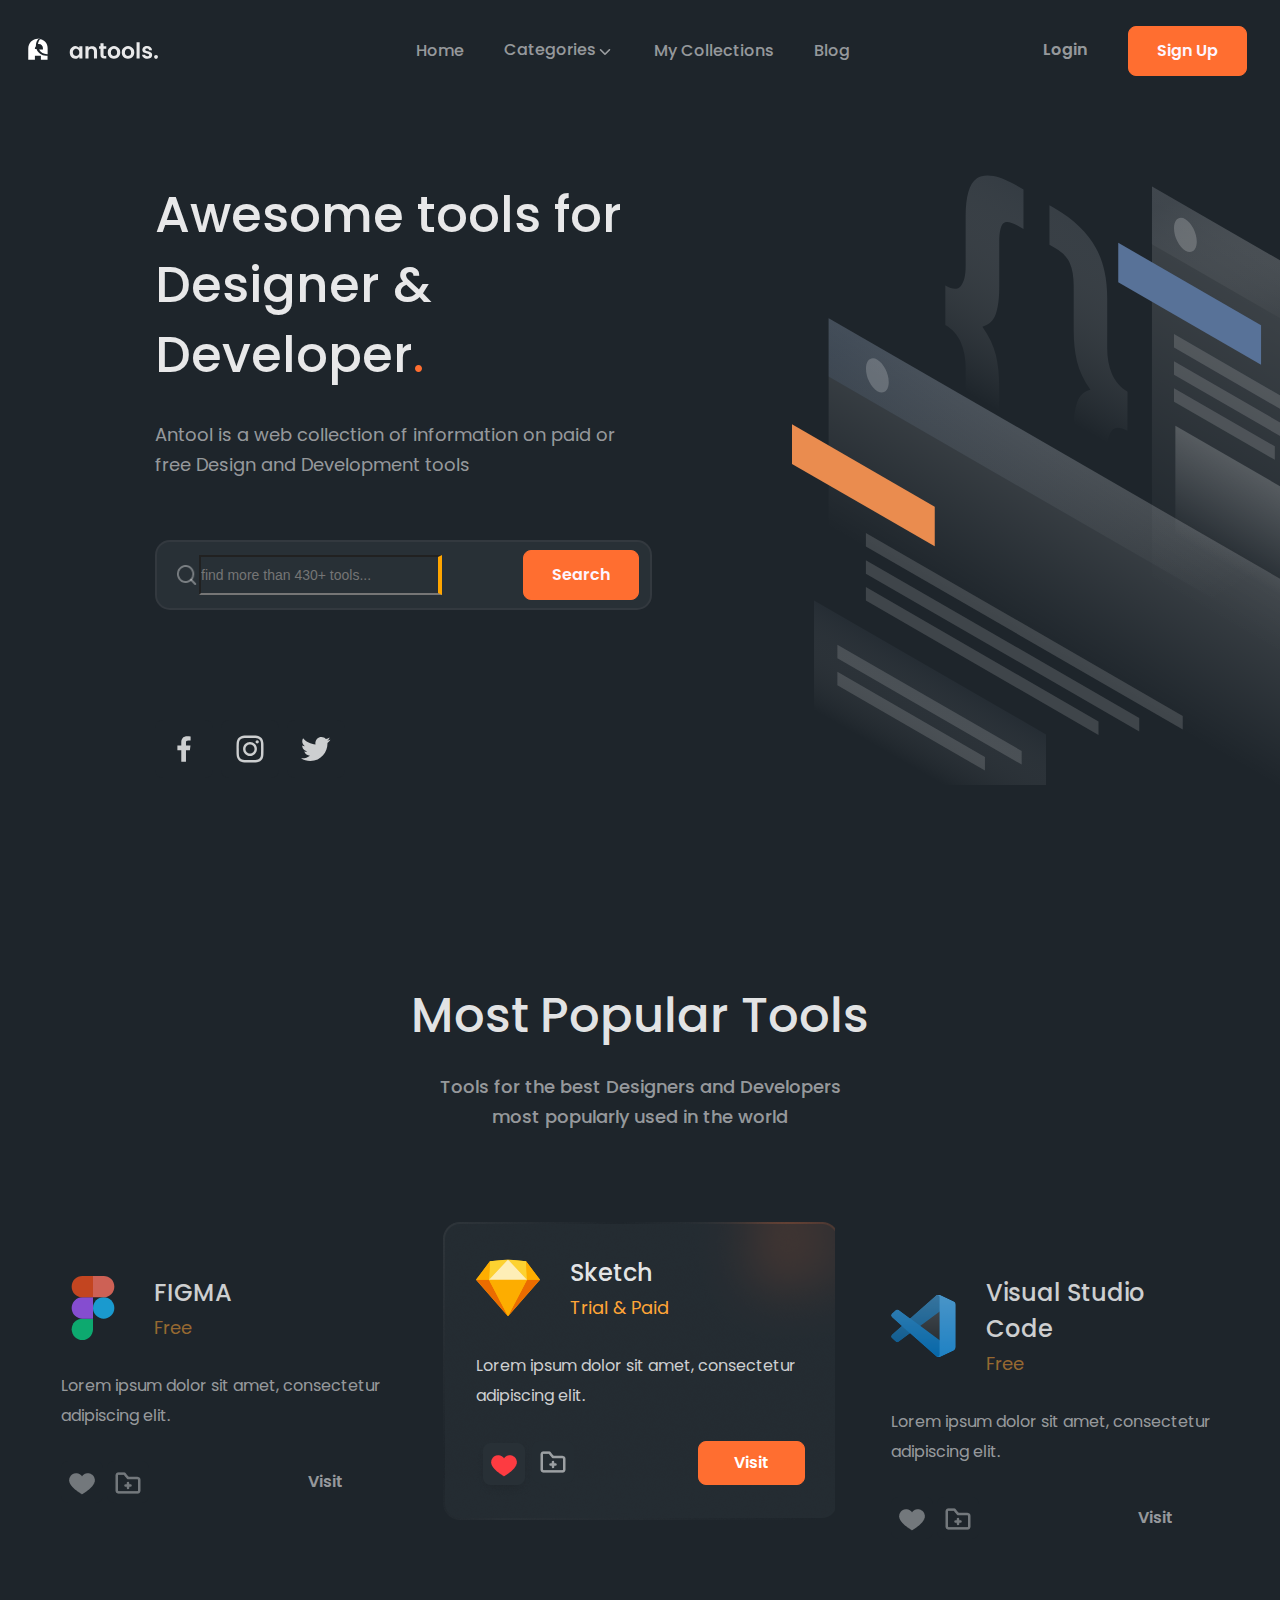
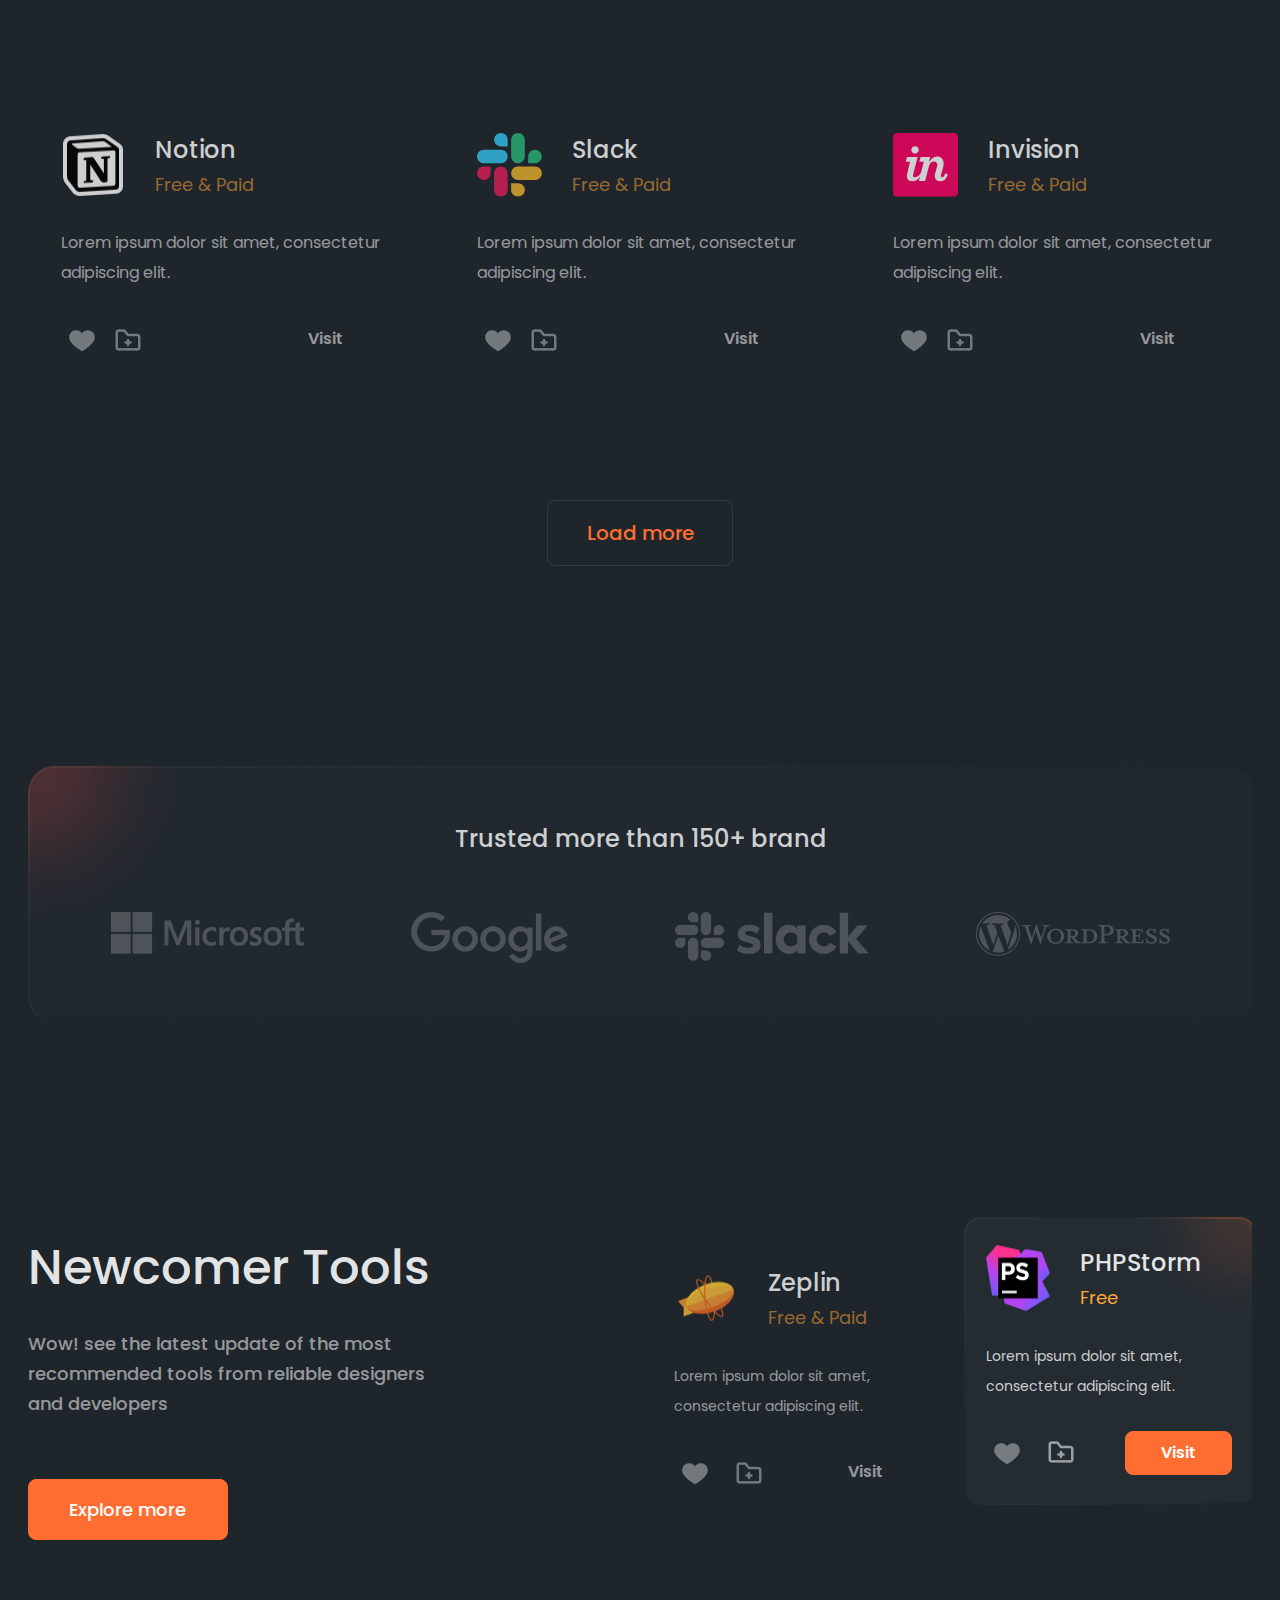
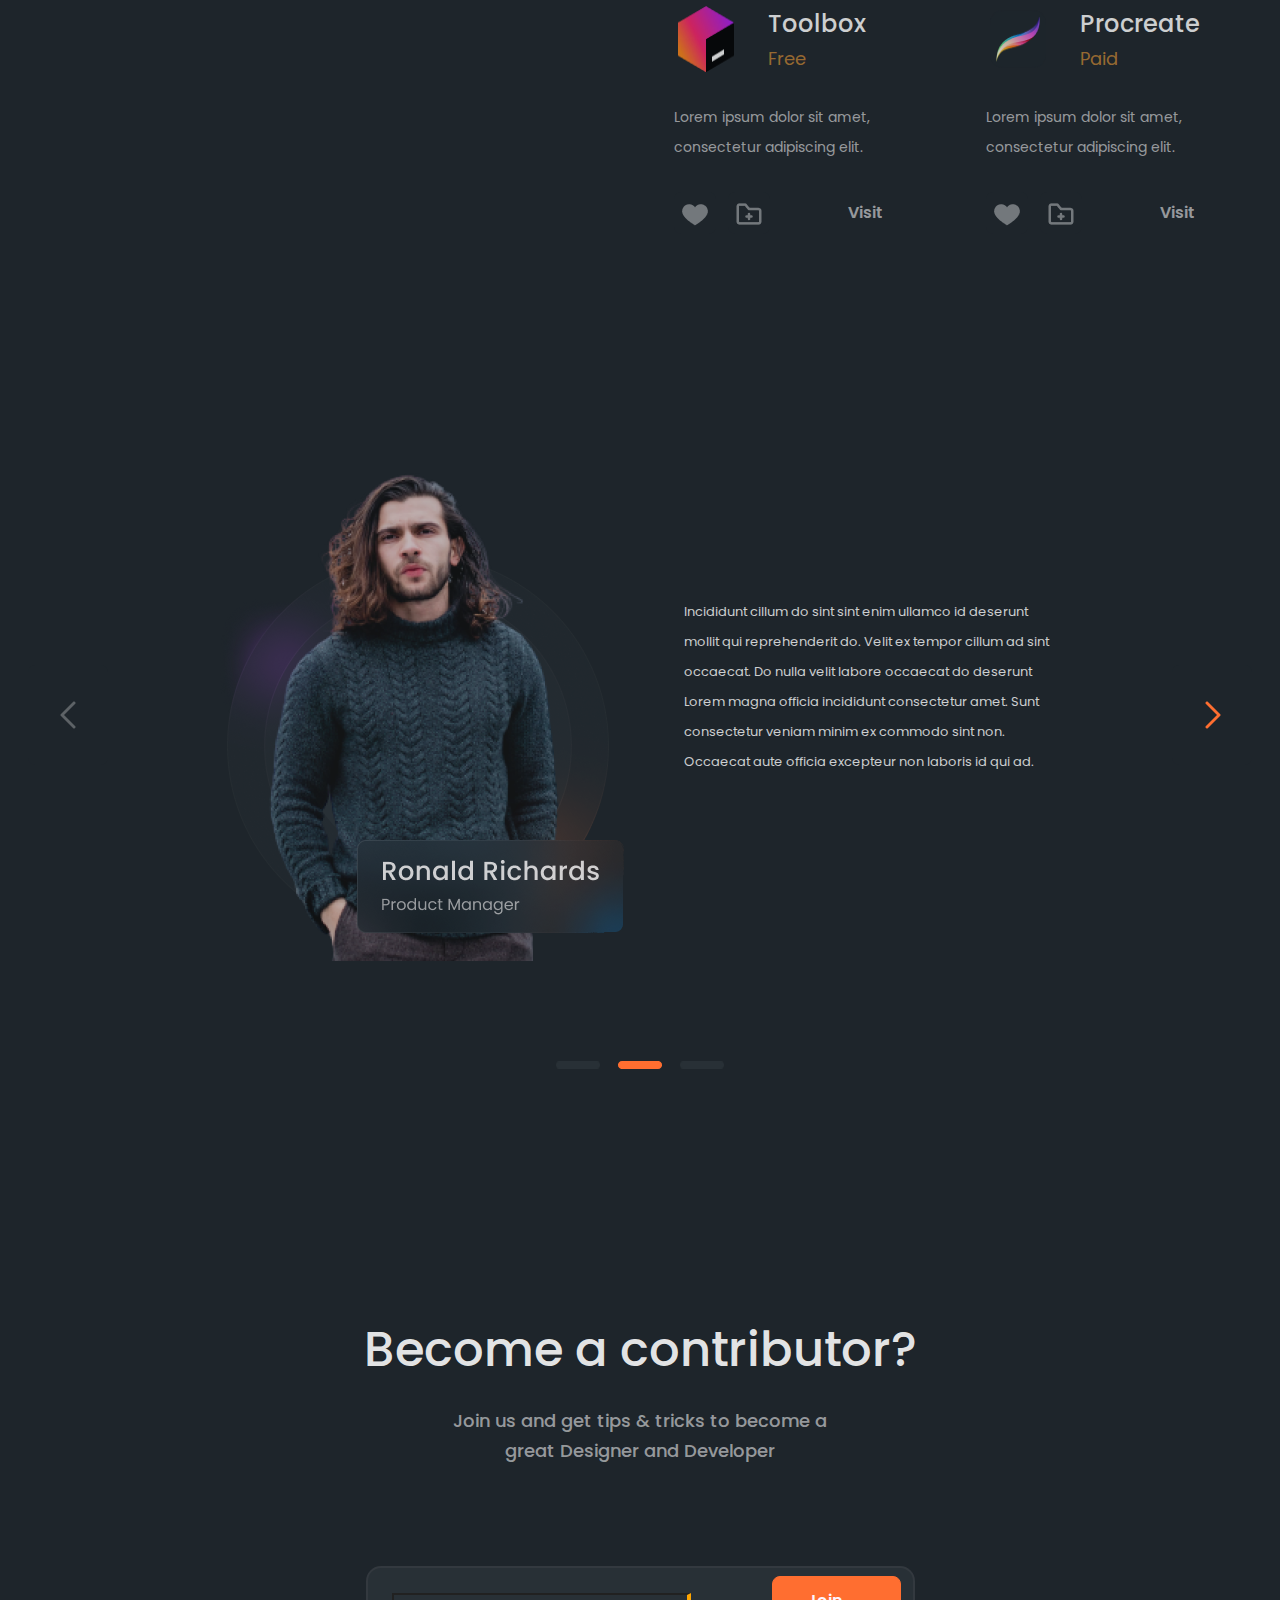
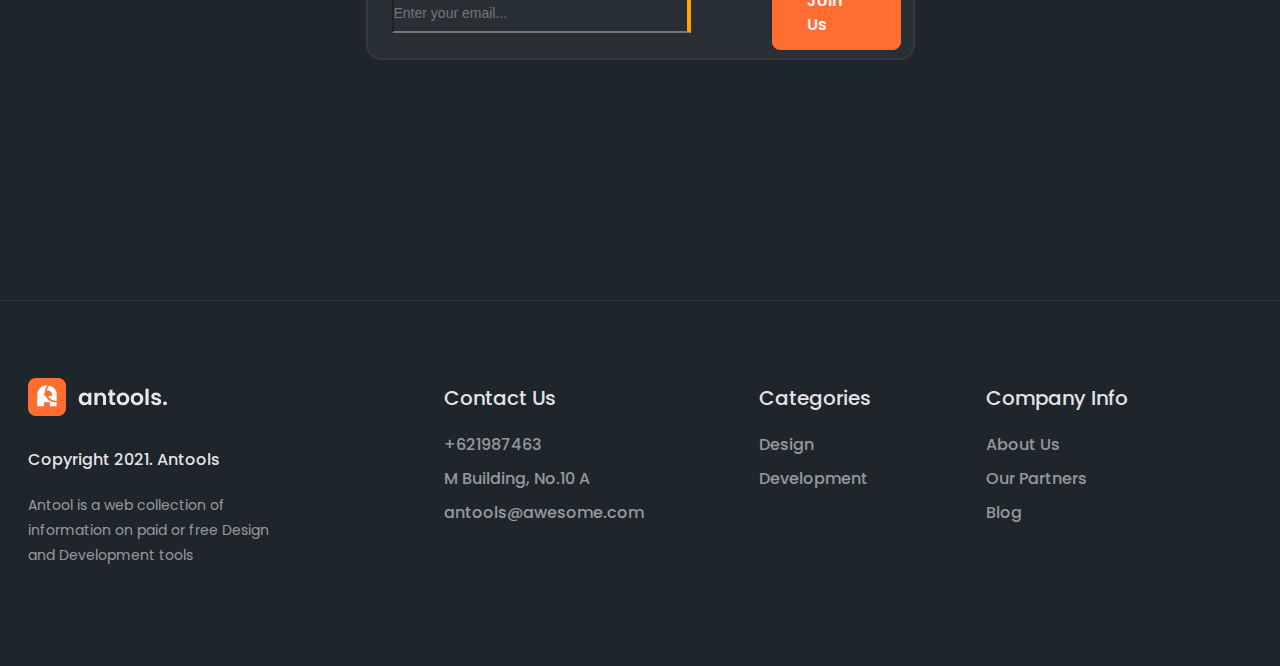
<file: index.html>
<!DOCTYPE html>
<html lang="en">

<head>
    <meta charset="UTF-8">
    <meta name="viewport" content="width=device-width, initial-scale=1.0">
    <title>antools</title>
    <link rel="stylesheet" href="./style.css">
</head>

<body>
    <header>
        <div class="container">
            <div class="header-wrap flex">
                <img src="./images/antools logo.svg" alt="logo">
                <nav>
                    <ul class="nav-header flex">
                        <li><a href="#" class="text-header">Home</a></li>
                        <div class="par-header-wrap flex">
                            <a href="#" class="text-header">Categories</a>
                            <div class="chevron-down-wrap">
                                <img src="./images/chevron-down.png" alt="chevron-down" class="chevron-down">
                            </div>
                        </div>
                        <li><a href="#" class="text-header">My Collections</a></li>
                        <li><a href="#" class="text-header">Blog</a></li>
                    </ul>
                </nav>
                <div class="btn-wrap flex">
                    <a href="./login.html" class="login">Login</a>
                    <a href="#" class="flex btn banner-header">Sign Up</a>
                </div>
            </div>
        </div>
    </header>
    <section class="section1">
        <div class="section1-wrap flex">
            <div class="container">
                <div class="text-section1">
                    <h1>Awesome tools for Designer & Developer<span class="span-sectio1">.</span></h1>
                    <p>Antool is a web collection of information on paid or free Design and Development tools</p>
                </div>
                <div class="bn-section1-wrap">
                    <div class="btn-text-wrap flex">
                        <img src="./images/search.png" alt="search" class="search">
                        <input type="text" id="name" placeholder="find more than 430+ tools..." class="type-text em1">
                        <a href="#" class="flex btn banner-header">Search</a>
                    </div>
                </div>
                <div class="img-wrap flex">
                    <a href="#"><img src="./images/facebook.svg" alt="facebook"></a>
                    <a href="#"><img src="./images/instagram.svg" alt="instagram"></a>
                    <a href="#"><img src="./images/twiter.svg" alt="twiter"></a>
                </div>
            </div>
            <img src="./images/img-section1.svg" alt="img1" class="img-section1">
        </div>
        </div>
    </section>
    <section class="section2">
        <div class="container">
            <div class="section2-wrap">
                <div class="text-section2">
                    <h1>Most Popular Tools</h1>
                    <p>Tools for the best Designers and Developers most popularly used in the world</p>
                </div>
                <div class="block1-wrap flex">
                    <div class="par1">
                        <div class="par1-wrap">
                            <div class="p1 flex">
                                <img src="./images/grommet-icons_figma.svg" alt="figma">
                                <div class="p1-text">
                                    <h3>FIGMA</h3>
                                    <p>Free</p>
                                </div>
                            </div>
                            <p class="p1-2">Lorem ipsum dolor sit amet, consectetur adipiscing elit.</p>
                            <div class="ra1 flex">
                                <div class="img-p1-wrap">
                                    <a href="#"><img src="./images/el1.png" alt="el1"></a>
                                    <a href="#"><img src="./images/el2.png" alt="el2"></a>
                                </div>
                                <div class="btn-ra1">
                                    <a href="#" class="flex btn2 banner2-section2">Visit</a>
                                </div>
                            </div>
                        </div>
                    </div>
                    <div class="par2">
                        <div class="par1-wrap">
                            <div class="p1 flex">
                                <img src="./images/logos_sketch.svg" alt="Sketch">
                                <div class="p2-text">
                                    <h3>Sketch</h3>
                                    <p>Trial & Paid</p>
                                </div>
                            </div>
                            <p class="p2-2">Lorem ipsum dolor sit amet, consectetur adipiscing elit.</p>
                            <div class="ra1 flex">
                                <div class="img-p1-wrap flex">
                                    <a href="#"><img src="./images/el1(2).png" alt="el1"></a>
                                    <a href="#"><img src="./images/el2(2).png" alt="el2"></a>
                                </div>
                                <div class="btn-ra1">
                                    <a href="#" class="flex btn2 banner-section2">Visit</a>
                                </div>
                            </div>
                        </div>
                    </div>
                    <div class="par1">
                        <div class="par1-wrap">
                            <div class="p1 flex">
                                <img src="./images/logos_visual-studio-code.svg" alt="visual-studio">
                                <div class="p3-text">
                                    <h3>Visual Studio Code</h3>
                                    <p>Free</p>
                                </div>
                            </div>
                            <p class="p1-2">Lorem ipsum dolor sit amet, consectetur adipiscing elit.</p>
                            <div class="ra1 flex">
                                <div class="img-p1-wrap">
                                    <a href="#"><img src="./images/el1.png" alt="el1"></a>
                                    <a href="#"><img src="./images/el2.png" alt="el2"></a>
                                </div>
                                <div class="btn-ra1">
                                    <a href="#" class="flex btn2 banner2-section2">Visit</a>
                                </div>
                            </div>
                        </div>
                    </div>
                </div>
                <div class="block2-wrap flex">
                    <div class="par1">
                        <div class="par1-wrap">
                            <div class="p1 flex">
                                <img src="./images/notion.png" alt="notion">
                                <div class="p3-text">
                                    <h3>Notion</h3>
                                    <p>Free & Paid</p>
                                </div>
                            </div>
                            <p class="p1-2">Lorem ipsum dolor sit amet, consectetur adipiscing elit.</p>
                            <div class="ra1 flex">
                                <div class="img-p1-wrap">
                                    <a href="#"><img src="./images/el1.png" alt="el1"></a>
                                    <a href="#"><img src="./images/el2.png" alt="el2"></a>
                                </div>
                                <div class="btn-ra1">
                                    <a href="#" class="flex btn2 banner2-section2">Visit</a>
                                </div>
                            </div>
                        </div>
                    </div>
                    <div class="par1">
                        <div class="par1-wrap">
                            <div class="p1 flex">
                                <img src="./images/grommet-icons_slack.svg" alt="slack">
                                <div class="p3-text">
                                    <h3>Slack</h3>
                                    <p>Free & Paid</p>
                                </div>
                            </div>
                            <p class="p1-2">Lorem ipsum dolor sit amet, consectetur adipiscing elit.</p>
                            <div class="ra1 flex">
                                <div class="img-p1-wrap">
                                    <a href="#"><img src="./images/el1.png" alt="el1"></a>
                                    <a href="#"><img src="./images/el2.png" alt="el2"></a>
                                </div>
                                <div class="btn-ra1">
                                    <a href="#" class="flex btn2 banner2-section2">Visit</a>
                                </div>
                            </div>
                        </div>
                    </div>
                    <div class="par1">
                        <div class="par1-wrap">
                            <div class="p1 flex">
                                <img src="./images/logos_invision-icon.svg" alt="Invision">
                                <div class="p3-text">
                                    <h3>Invision</h3>
                                    <p>Free & Paid</p>
                                </div>
                            </div>
                            <p class="p1-2">Lorem ipsum dolor sit amet, consectetur adipiscing elit.</p>
                            <div class="ra1 flex">
                                <div class="img-p1-wrap">
                                    <a href="#"><img src="./images/el1.png" alt="el1"></a>
                                    <a href="#"><img src="./images/el2.png" alt="el2"></a>
                                </div>
                                <div class="btn-ra1">
                                    <a href="#" class="flex btn2 banner2-section2">Visit</a>
                                </div>
                            </div>
                        </div>
                    </div>
                </div>
                <a href="#" class="flex btn3 banner3-section2">Load more</a>
            </div>
        </div>
    </section>
    <section class="section3">
        <div class="container">
            <div class="section3-wrap">
                <div class="text-section3">
                    <p>Trusted more than 150+ brand</p>
                    <div class="img-section3 flex">
                        <img src="./images/logos_microsoft.png" alt="microsoft" class="img1-section3">
                        <img src="./images/logos_google.png" alt="google" class="img2-section3">
                        <img src="./images/logos_slack.png" alt="slack" class="img3-section3">
                        <img src="./images/logos_wordpress.png" alt="wordpress" class="img4-section3">
                    </div>
                </div>
            </div>
        </div>
    </section>
    <section class="section4">
        <div class="container">
            <div class="section4-wrap flex">
                <div class="block1">
                    <h1>Newcomer Tools</h1>
                    <p>Wow! see the latest update of the most recommended tools from reliable designers and developers
                    </p>
                    <a href="#" class="flex btn4 banner-section4">Explore more</a>
                </div>
                <div class="block2">
                    <div class="block2-r1 flex">
                        <div class="par1-section4">
                            <div class="par1-wrap-section4">
                                <div class="p1-section4 flex">
                                    <img src="./images/zeplin.png" alt="zeplin">
                                    <div class="p3-text">
                                        <h3>Zeplin</h3>
                                        <p>Free & Paid</p>
                                    </div>
                                </div>
                                <p class="p1-2-section4">Lorem ipsum dolor sit amet, consectetur adipiscing elit.</p>
                                <div class="ra1 flex">
                                    <div class="img-p1-wrap-section4 flex">
                                        <a href="#"><img src="./images/el1.png" alt="el1" class="img-p1-section4"></a>
                                        <a href="#"><img src="./images/el2.png" alt="el2" class="img-p1-section4"></a>
                                    </div>
                                    <div class="btn-ra1-section4">
                                        <a href="#" class="flex btn2 banner2-section4">Visit</a>
                                    </div>
                                </div>
                            </div>
                        </div>
                        <div class="par2-section4">
                            <div class="par1-wrap-section4">
                                <div class="p1-section4 flex">
                                    <img src="./images/jb_phpstorm.png" alt="jb_phpstorm">
                                    <div class="p3-text-section4">
                                        <h3>PHPStorm</h3>
                                        <p>Free</p>
                                    </div>
                                </div>
                                <p class="p1-2-2-section4">Lorem ipsum dolor sit amet, consectetur adipiscing elit.</p>
                                <div class="ra1 flex">
                                    <div class="img-p1-wrap-section4 flex">
                                        <a href="#"><img src="./images/el3.png" alt="el1" class="img-p1-section4"></a>
                                        <a href="#"><img src="./images/el2(2).png" alt="el2"
                                                class="img-p1-section4"></a>
                                    </div>
                                    <div class="btn-ra1-section4">
                                        <a href="#" class="flex btn2 banner3-section4">Visit</a>
                                    </div>
                                </div>
                            </div>
                        </div>
                    </div>
                    <div class="block2-r1 flex">
                        <div class="par3-section4">
                            <div class="par1-wrap-section4">
                                <div class="p1-section4 flex">
                                    <img src="./images/jb_toolbox_app.png" alt="toolbox">
                                    <div class="p3-text">
                                        <h3>Toolbox</h3>
                                        <p>Free</p>
                                    </div>
                                </div>
                                <p class="p1-2-section4">Lorem ipsum dolor sit amet, consectetur adipiscing elit.</p>
                                <div class="ra1 flex">
                                    <div class="img-p1-wrap-section4 flex">
                                        <a href="#"><img src="./images/el1.png" alt="el1" class="img-p1-section4"></a>
                                        <a href="#"><img src="./images/el2.png" alt="el2" class="img-p1-section4"></a>
                                    </div>
                                    <div class="btn-ra1-section4">
                                        <a href="#" class="flex btn2 banner2-section4">Visit</a>
                                    </div>
                                </div>
                            </div>
                        </div>
                        <div class="par3-section4">
                            <div class="par1-wrap-section4">
                                <div class="p1-section4 flex">
                                    <img src="./images/procreate.png" alt="procreate">
                                    <div class="p3-text">
                                        <h3>Procreate</h3>
                                        <p>Paid</p>
                                    </div>
                                </div>
                                <p class="p1-2-section4">Lorem ipsum dolor sit amet, consectetur adipiscing elit.</p>
                                <div class="ra1 flex">
                                    <div class="img-p1-wrap-section4 flex">
                                        <a href="#"><img src="./images/el1.png" alt="el1" class="img-p1-section4"></a>
                                        <a href="#"><img src="./images/el2.png" alt="el2" class="img-p1-section4"></a>
                                    </div>
                                    <div class="btn-ra1-section4">
                                        <a href="#" class="flex btn2 banner2-section4">Visit</a>
                                    </div>
                                </div>
                            </div>
                        </div>
                    </div>
                </div>
            </div>
        </div>
    </section>
    <section class="section5">
        <div class="container">
            <div class="section5-wrap flex">
                <a href="#" class="a-par"><img src="./images/Стрілка_1.png" alt="arrow1"></a>
                <div class="section4-par flex">
                    <img src="./images/image1_section4.png" alt="img1">
                    <p>Incididunt cillum do sint sint enim ullamco id deserunt mollit qui reprehenderit do. Velit ex
                        tempor cillum ad sint occaecat. Do nulla velit labore occaecat do deserunt Lorem magna officia
                        incididunt consectetur amet. Sunt consectetur veniam minim ex commodo sint non. Occaecat aute
                        officia excepteur non laboris id qui ad.</p>
                </div>
                <a href="#" class="a-par"><img src="./images/Стрілка_2.png" alt="arrow2"></a>
            </div>
            <div class="line flex">
                <img src="./images/line.png" alt="line">
                <img src="./images/line2.png" alt="line2">
                <img src="./images/line.png" alt="line">
            </div>
        </div>
    </section>
    <section class="section6">
        <div class="container">
            <div class="section6-wrap">
                <div class="text-section6">
                    <h1>Become a contributor?</h1>
                    <p>Join us and get tips & tricks to become a great Designer and Developer</p>
                </div>
                <div class="bn-section6-wrap">
                    <div class="btn-text2-wrap flex">
                        <input type="text" id="name" placeholder="Enter your email..." class="type-text em1">
                        <a href="#" class="flex btn6 banner-header">Join Us</a>
                    </div>
                </div>
            </div>
        </div>
    </section>
    <footer>
        <img src="./images/line3.png" alt="line" class="line3">
        <div class="container">
            <div class="footer-wrap flex">
                <div class="block1-footer">
                    <img src="./images/logo-footer.png" alt="logo">
                    <p class="p1-footer">Copyright 2021. Antools</p>
                    <p class="p2-footer">Antool is a web collection of information on paid or free Design and Development tools</p>
                </div>
                <div class="block2-footer">
                    <p class="p3-footer">Contact Us</p>
                    <p class="p4-footer">+621987463</p>
                    <p class="p4-footer">M Building, No.10 A</p>
                    <p class="p4-footer">antools@awesome.com</p>
                </div>
                <div class="block3-footer">
                    <p class="p3-footer">Categories</p>
                    <p class="p4-footer">Design</p>
                    <p class="p4-footer">Development</p>
                </div>
                <div class="block3-footer">
                    <p class="p3-footer">Company Info</p>
                    <p class="p4-footer">About Us</p>
                    <p class="p4-footer">Our Partners</p>
                    <p class="p4-footer">Blog</p>
                </div>
            </div>
        </div>
    </footer>
</body>

</html>
</file>
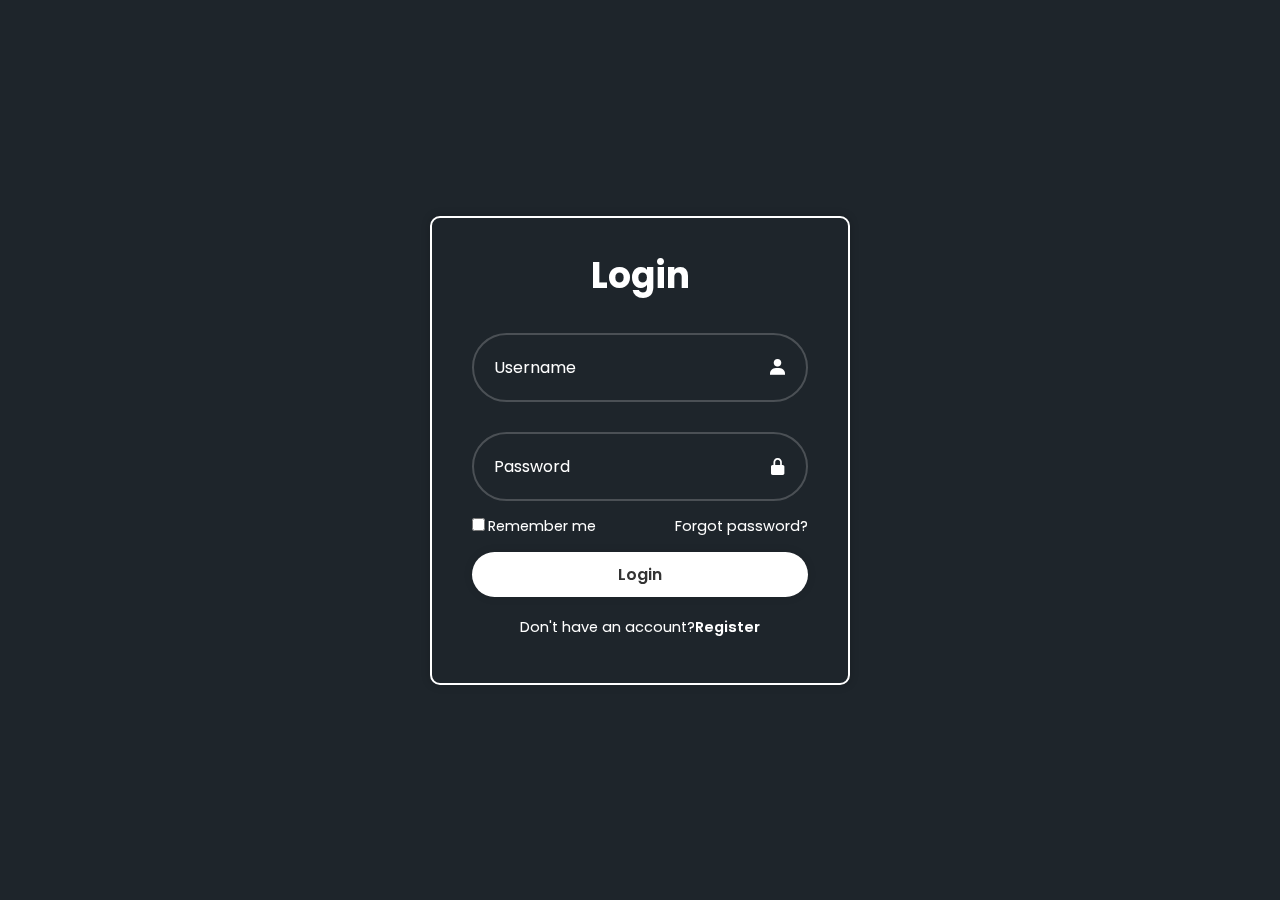
<file: login.html>
<!DOCTYPE html>
<html lang="en">
<head>
    <meta charset="UTF-8">
    <meta name="viewport" content="width=device-width, initial-scale=1.0">
    <title>Login</title>
    <link rel="stylesheet" href="./style1.css">
    <link href='https://unpkg.com/boxicons@2.1.4/css/boxicons.min.css' rel='stylesheet'>
</head>
<body>
    <div class="wrapper">
        <form action="">
            <h1>Login</h1>
            <div class="input-box">
                <input type="text" placeholder="Username" required>
                <i class='bx bxs-user'></i>
            </div>
            <div class="input-box">
                <input type="password" placeholder="Password" required>
                <i class='bx bxs-lock-alt' ></i>
            </div>
            <div class="remember-forgot">
                <label><input type="checkbox">Remember me</label>
                <a href="#">Forgot password?</a>
            </div>
            <button type="submit" class="btn">Login</button>
            <div class="register-link">
                <p>Don't have an account?<a href="#">Register</a></p>
            </div>
        </form>
    </div>
</body>
</html>
</file>
<file: style.css>
@import url('https://fonts.googleapis.com/css2?family=Poppins:wght@400;500;600&display=swap');

* {
    box-sizing: border-box;
    margin: 0;
    padding: 0
}

.container {
    width: 1224px;
    margin: 0 auto;
}

.flex {
    display: flex;
}

ul {
    list-style-type: none;
}

a {
    text-decoration: none;
}

body {
    font-family: 'Poppins', sans-serif;
    background-color: #1E252B;

}

/* Анімація при наведенні */
.btn:hover {
    background-color: #ffa27a;
}

/* Анімація при натисканні */
.btn:active {
    background-color: #ff4c00;
}
/* Анімація при наведенні */
.btn2:hover {
    background-color: #ffa27a;
}

/* Анімація при натисканні */
.btn2:active {
    background-color: #ff4c00;
}
/* Анімація при наведенні */
.btn6:hover {
    background-color: #ffa27a;
}

/* Анімація при натисканні */
.btn6:active {
    background-color: #ff4c00;
}
/* -----------------------------------header---------------------------------- */
header {
    margin-top: 26px;
}

.text-header {
    font-weight: 500;
    font-size: 16px;
    line-height: 24px;
    color: #FFFFFF8C;
}

.nav-header {
    margin-top: 12px;
    margin-left: 257px;
    gap: 40px;
}

.chevron-down {
    margin-top: 5px;
}

.btn-wrap {
    gap: 41px;
    margin-left: 193px;
}

.login {
    margin-top: 12px;
    font-weight: 600;
    font-size: 16px;
    line-height: 24px;
    color: #FFFFFF8C;
}

.btn {
    font-size: 16px;
    font-weight: 600;
    line-height: 24px;
    align-items: center;
    justify-content: center;
    padding: 12px 28px;
}

.banner-header {
    background-color: #FF6E30;
    color: #FDF5FF;
    border: 1px solid #FF6E30;
    border-radius: 8px;
}

/* -----------------------------------section1---------------------------------- */
.section1 {
    margin-top: 58px;
}

.text-section1 {
    margin-left: 155px;
}

.text-section1 h1 {
    margin-top: 46px;
    max-width: 600px;
    font-weight: 500;
    font-size: 50px;
    line-height: 70px;
    color: #FFFFFFE5;
}

.span-sectio1 {
    color: #FF6E30;
}

.text-section1 p {
    margin-top: 30px;
    max-width: 487px;
    font-weight: 400;
    font-size: 18px;
    line-height: 30px;
    color: #FFFFFF8C;
}

.img-section1 {
    margin-left: 140px;
}

.bn-section1-wrap {
    max-width: 497px;
    margin-left: 155px;
    background-color: #283036;
    border-radius: 15px;
    border: 2px solid #33393F;
    margin-top: 60px
}

.btn-text-wrap {
    padding: 8px 11px 8px 18px;
}

.type-text {
    margin: auto;
    margin-left: 13px;
    margin-right: 81px;
    background-color: #283036;
    color: #FFFFFF8C;
    font-weight: 400;
    font-size: 14px;
    line-height: 21px;
    height: 40px;
    width: 300px;
}

.search {
    margin: auto;
    width: 24px;
    height: 24px;
}

.img-wrap {
    margin-left: 155px;
    margin-top: 110px;
    gap: 8px;
}

.em1 {
    overflow: hidden;
    white-space: nowrap;
    border-right: 4px solid orange;
    animation: printed-text 5s steps(21),
        flashin-border .75s step-start infinite;
}

@keyframes flashin-border {
    0% {
        border-color: orange;
    }

    50% {
        border-color: transparent;
    }

    100% {
        border-color: orange;
    }
}

@keyframes printed-text {
    from {
        width: 0%;
    }
}

/* -----------------------------------section2---------------------------------- */
.section2 {
    margin-top: 200px;
}

.text-section2 {
    text-align: center;
    display: flex;
    align-items: center;
    flex-direction: column;
}

.text-section2 h1 {
    font-weight: 500;
    font-size: 48px;
    line-height: 62px;
    color: #FFFFFFE5;
}

.text-section2 p {
    font-weight: 500;
    font-size: 18px;
    line-height: 30px;
    color: #FFFFFF8C;
    max-width: 427px;
    margin-top: 25px;
    margin-bottom: 90px;
}

.p1-text h3 {
    max-width: 229px;
    font-weight: 500;
    font-size: 24px;
    line-height: 36px;
    color: #FFFFFFC7;
    text-transform: uppercase;
}

.p1-text p {
    font-weight: 400;
    font-size: 18px;
    line-height: 27px;
    color: #FFA5378C;
    margin-top: 3px;
}

.p1-text {
    margin-left: 29px;
}

.p1-2 {
    font-weight: 400;
    font-size: 16px;
    line-height: 30px;
    color: #FFFFFF8C;
    margin-top: 30px;
    max-width: 326px;
}

.par1 {
    max-width: 392px;
    margin-top: 20px;
}

.par1-wrap {
    padding: 33px;
}

.ra1 {
    margin-top: 30px;
}

.btn2 {
    font-size: 16px;
    font-weight: 600;
    line-height: 24px;
    align-items: center;
    justify-content: center;
    padding: 9px 35px;
}

.banner-section2 {
    margin-left: 124px;
    background-color: #FF6E30;
    color: #FFFFFF;
    border: 1px solid #FF6E30;
    border-radius: 8px;
}

.banner2-section2 {
    margin-left: 124px;
    color: #FFFFFF8C;
    border-radius: 8px;
}

.par2 {
    max-width: 392px;
    background-image: url(./images/fon-p2.png);
    background-repeat: no-repeat
}

.p2-text h3 {
    font-weight: 500;
    font-size: 24px;
    line-height: 36px;
    color: #FFFFFFE5;
}

.p2-text p {
    font-weight: 400;
    font-size: 18px;
    line-height: 27px;
    color: #FFA537;
    margin-top: 3px;
}

.p2-text {
    margin-left: 30px;
}

.p2-2 {
    font-weight: 400;
    font-size: 16px;
    line-height: 30px;
    color: #FFFFFFC7;
    margin-top: 30px;
    max-width: 326px;
}

.p3-text h3 {
    max-width: 229px;
    font-weight: 500;
    font-size: 24px;
    line-height: 36px;
    color: #FFFFFFC7;
}

.p3-text p {
    font-weight: 400;
    font-size: 18px;
    line-height: 27px;
    color: #FFA5378C;
    margin-top: 3px;
}

.p3-text {
    margin-left: 30px;
}

.block1-wrap {
    gap: 23px;
}

.block2-wrap {
    margin-top: 100px;
    gap: 24px;
}

.btn3 {
    margin-top: 100px;
    font-size: 20px;
    font-weight: 500;
    line-height: 30px;
    align-items: center;
    justify-content: center;
    max-width: 186px;
    margin-left: auto;
    margin-right: auto;
    padding: 17px 38px;
}

.banner3-section2 {
    color: #FF6E30;
    border: 1px solid #FFFFFF1A;
    border-radius: 8px;
}

/* -----------------------------------section3---------------------------------- */
.text-section3 p {
    font-weight: 500;
    font-size: 24px;
    line-height: 36px;
    color: #FFFFFFCC;
    text-align: center;
}

.img-section3 {
    margin-top: 55px;
    justify-content: center;
    gap: 107px;
}

.img1-section3 {
    width: 193px;
    height: 42px;
}

.img2-section3 {
    width: 157px;
    height: 51px;
}

.img3-section3 {
    width: 194px;
    height: 49px;
}

.img4-section3 {
    width: 194px;
    height: 44px;
}

.section3-wrap {
    background-image: url(./images/background-section3.png);
    background-repeat: no-repeat
}

.text-section3 {
    padding: 55px 82px 54px 83px;
}

.section3-wrap {
    margin-top: 200px;
}

/* -----------------------------------section4---------------------------------- */
.block1 h1 {
    margin-top: 20px;
    font-weight: 500;
    font-size: 48px;
    line-height: 62px;
    color: #FFFFFFE5;
}

.block1 p {
    margin-top: 30px;
    margin-bottom: 60px;
    font-weight: 500;
    font-size: 18px;
    line-height: 30px;
    max-width: 427px;
    color: #FFFFFF8C;
}

.btn4 {
    font-size: 18px;
    font-weight: 500;
    line-height: 27px;
    max-width: 200px;
    padding: 16px 40px;
}

.banner-section4 {
    color: #FFFFFF;
    border: 1px solid #FF6E30;
    background-color: #FF6E30;
    border-radius: 8px;
}

.par1-section4 {
    margin-top: 20px;
    max-width: 288px;
}

.p1-2-section4 {
    font-weight: 400;
    font-size: 14px;
    line-height: 30px;
    color: #FFFFFF8C;
    margin-top: 30px;
    max-width: 245px;
}

.par1-wrap-section4 {
    padding: 28px 22px;
}

.img-p1-section4 {
    width: 42px;
    height: 42px;
}

.img-p1-wrap-section4 {
    gap: 12px;
}

.banner2-section4 {
    margin-left: 43px;
    color: #FFFFFF8C;
    border-radius: 8px;
}

.par2-section4 {
    max-width: 288px;
    background-image: url(./images/background-par2.png);
    background-repeat: no-repeat
}

.p3-text-section4 h3 {
    font-weight: 500;
    font-size: 24px;
    line-height: 36px;
    color: #FFFFFFE5;
}

.p3-text-section4 p {
    font-weight: 400;
    font-size: 18px;
    line-height: 27px;
    color: #FFA537;
    margin-top: 3px;
}

.p3-text-section4 {
    margin-left: 30px;
}

.p1-2-2-section4 {
    font-weight: 400;
    font-size: 14px;
    line-height: 30px;
    color: #FFFFFFC7;
    margin-top: 30px;
    max-width: 245px;
}

.banner3-section4 {
    margin-left: 43px;
    background-color: #FF6E30;
    color: #FFFFFF;
    border: 1px solid #FF6E30;
    border-radius: 8px;
}

.par3-section4 {
    margin-top: 50px;
    max-width: 288px;
}

.block2-r1 {
    gap: 24px;
}

.section4-wrap {
    gap: 197px;
}

.section4 {
    margin-top: 200px;
}

/* -----------------------------------section5---------------------------------- */
.section5 {
    margin-top: 200px;
}

.a-par {
    display: flex;
    align-items: center;
    justify-content: center;
}

.section4-par p {
    font-weight: 400;
    font-size: 13px;
    line-height: 30px;
    max-width: 393px;
    color: #FFFFFFC7;
    margin-top: 128px;
}

.section4-par {
    margin-left: 107px;
    margin-right: 108px;
    gap: 57px;
}

.section5-wrap {
    justify-content: center;
}

.line {
    margin-top: 100px;
    justify-content: center;
    gap: 18px;
}

/* -----------------------------------section6---------------------------------- */
.section6 {
    margin-top: 250px;
}

.text-section6 {
    text-align: center;
    display: flex;
    align-items: center;
    flex-direction: column;
}

.text-section6 h1 {
    font-weight: 500;
    font-size: 48px;
    line-height: 62px;
    color: #FFFFFFE5;
}

.text-section6 p {
    margin-top: 25px;
    font-weight: 500;
    font-size: 18px;
    line-height: 30px;
    max-width: 427px;
    color: #FFFFFF8C;
}

.bn-section6-wrap {
    max-width: 549px;
    margin-left: auto;
    margin-right: auto;
    background-color: #283036;
    border-radius: 15px;
    border: 2px solid #33393F;
    margin-top: 100px
}

.btn-text2-wrap {
    padding: 8px 12px 8px 24px;
}

.type-text {
    margin: auto;
    margin-right: 81px;
    background-color: #283036;
    color: #FFFFFF8C;
    font-weight: 400;
    font-size: 14px;
    line-height: 21px;
    height: 40px;
    width: 300px;
}

.img-wrap {
    margin-left: 155px;
    margin-top: 110px;
    gap: 8px;
}

.btn6 {
    font-size: 16px;
    font-weight: 600;
    line-height: 24px;
    align-items: center;
    justify-content: center;
    padding: 12px 34px;
}

.banner-header {
    background-color: #FF6E30;
    color: #FDF5FF;
    border: 1px solid #FF6E30;
    border-radius: 8px;
}

/* -----------------------------------footer---------------------------------- */
.line3 {
    margin-top: 240px;
    margin-bottom: 70px;
    width: 100%;
}

.p1-footer {
    margin-top: 25px;
    font-weight: 500;
    font-size: 16px;
    line-height: 24px;
    color: #FFFFFFE5;
}

.p2-footer {
    margin-top: 21px;
    max-width: 260px;
    font-weight: 400;
    font-size: 14px;
    line-height: 25px;
    color: #FFFFFF8C;
}

.p3-footer {
    margin-top: 5px;
    margin-bottom: 20px;
    font-weight: 500;
    font-size: 20px;
    line-height: 30px;
    color: #FFFFFFE5;
}

.p4-footer {
    margin-bottom: 10px;
    font-weight: 500;
    font-size: 16px;
    line-height: 24px;
    color: #FFFFFF8C;
}

.block2-footer {
    margin-left: 156px;
}

.block3-footer {
    margin-left: 115px;
}

.block1-footer {
    margin-bottom: 98px;
}
</file>
<file: style1.css>
@import url('https://fonts.googleapis.com/css2?family=Poppins:wght@400;500;600&display=swap');

* {
    box-sizing: border-box;
    margin: 0;
    padding: 0;
    font-family: "Poppins", sans-serif;
}

body {
    display: flex;
    justify-content: center;
    align-items: center;
    min-height: 100vh;
    background: #1E252B;
}

.wrapper {
    width: 420px;
    background: transparent;
    backdrop-filter: blur(20px);
    box-shadow:  0 0 10px rgba(0, 0, 0, .2);
    color: #fff;
    border: 2px solid #fff;
    border-radius: 10px;
    padding: 30px 40px;
}

.wrapper h1 {
    font-size: 36px;
    text-align: center;
}

.wrapper .input-box {
    position: relative;
    width: 100%;
    height: 50%;
    margin: 30px 0;
}

.input-box input {
    width: 100%;
    height: 100%;
    background: transparent;
    border: none;
    outline: none;
    border: 2px solid rgba(255, 255, 255, .2);
    border-radius: 40px;
    font-size: 16px;
    color: #fff;
    padding: 20px 45px 20px 20px;
}

.input-box input::placeholder {
    color: #fff;
}

.input-box i {
    position: absolute;
    right: 20px;
    top: 50%;
    transform: translateY(-50%);
    font-size: 20px;
}

.wrapper .remember-forgot {
    display: flex;
    justify-content: space-between;
    font-size: 14.5px;
    margin: -15px 0 15px;
}

.remember-forgot label input {
    accent-color: #fff;
    margin-right: 3px;
}

.remember-forgot a {
    color: #fff;
    text-decoration: none;
}

.remember-forgot a:hover {
    text-decoration: underline;
}

.wrapper .btn {
    width: 100%;
    height: 45px;
    background: #fff;
    border: none;
    outline: none;
    border-radius: 40px;
    box-shadow: 0 0 10px rgba(0, 0, 0, .1);
    cursor: pointer;
    font-size: 16px;
    color: #333;
    font-weight: 600;
}

.wrapper .register-link{
    font-size: 14.5px;
    text-align: center;
    margin: 20px 0 15px;
}

.register-link p a{
    color: #fff;
    text-decoration: none;
    font-weight: 600;
}

.register-link p a:hover{
    text-decoration: underline;
}
</file>
